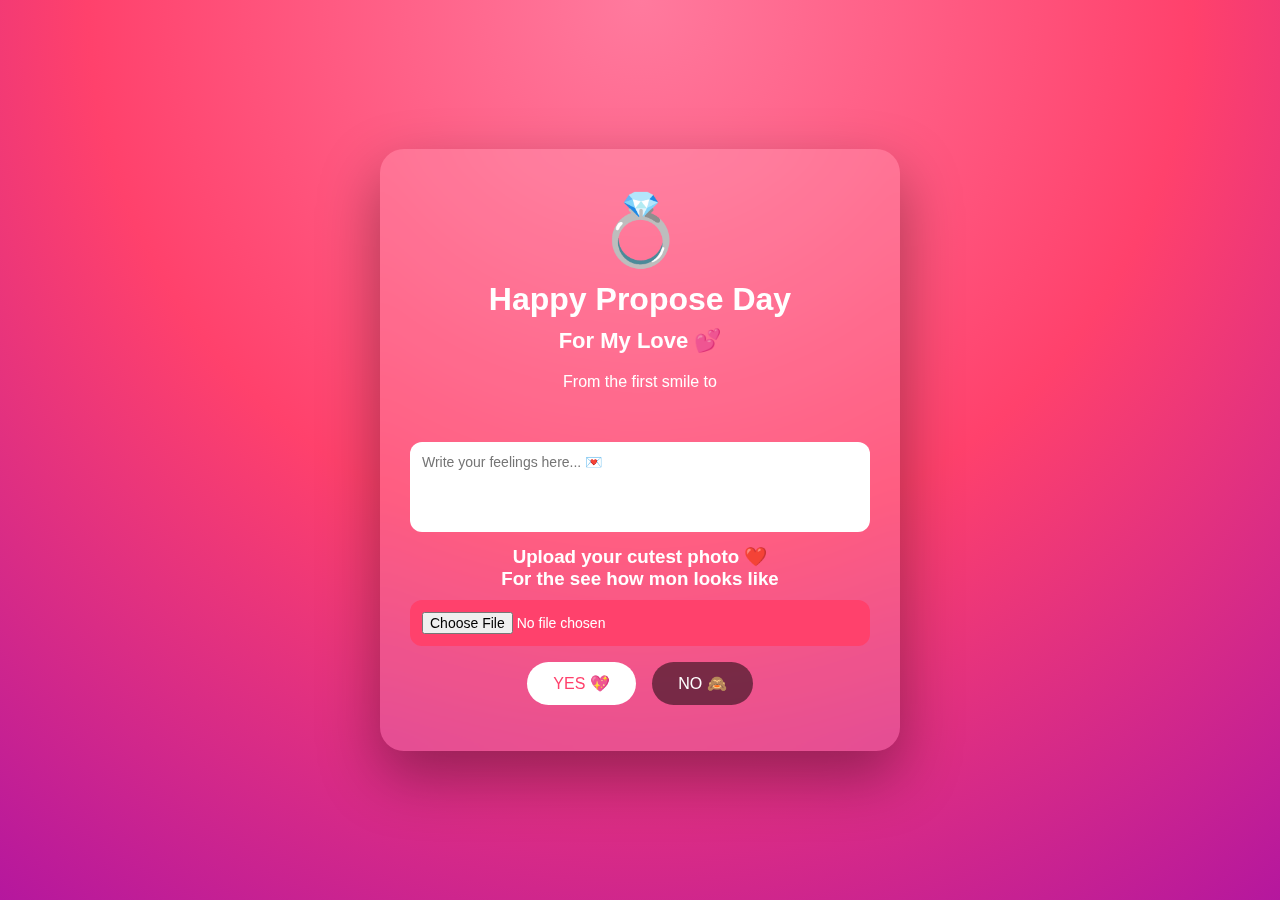
<file: index.html>
<!DOCTYPE html>
<html lang="en">
<head>
  <meta charset="UTF-8" />
  <meta name="viewport" content="width=device-width, initial-scale=1.0" />
  <title>Will You Be Mine? 💍</title>

  <style>
    *{margin:0;padding:0;box-sizing:border-box;font-family:'Segoe UI',Tahoma,Verdana,sans-serif}
    body{
      height:100vh;
      background:radial-gradient(circle at top,#ff7a9e,#ff416c,#b5179e);
      display:flex;
      justify-content:center;
      align-items:center;
      overflow:auto;
      color:#fff;
    }

    .imge{
        background-color: #ff416c;
    }

    .card{
      background:rgba(255,255,255,.15);
      backdrop-filter:blur(14px);
      border-radius:24px;
      padding:40px 30px;
      width:92%;
      max-width:520px;
      text-align:center;
      box-shadow:0 25px 60px rgba(0,0,0,.35);
      animation:pop 1.2s ease;
    }
    @keyframes pop{0%{transform:scale(.7);opacity:0}100%{transform:scale(1);opacity:1}}
    .ring{font-size:70px;animation:float 3s ease-in-out infinite}
    @keyframes float{0%,100%{transform:translateY(0)}50%{transform:translateY(-18px)}}
    h1{margin:10px 0;font-size:32px}
    .name{font-size:22px;font-weight:600;margin-bottom:10px}
    .type{font-size:16px;line-height:1.6;margin:15px 0;min-height:48px}
    textarea,input[type=file]{
      width:100%;
      margin:10px 0;
      padding:12px;
      border-radius:12px;
      border:none;
      font-size:14px;
    }
    textarea{resize:none;height:90px}
    .buttons button{
      padding:12px 26px;
      border:none;
      border-radius:30px;
      font-size:16px;
      cursor:pointer;
      margin:6px;
      transition:.3s;
    }
    .yes{background:#fff;color:#ff416c}
    .no{background:rgba(0,0,0,.5);color:#fff}
    .yes:hover{transform:scale(1.1)}
    .result{display:none;margin-top:18px;font-size:18px}
    img.preview{max-width:40%;border-radius:16px;margin-top:10px;display:none}
    .fall{position:absolute;top:-40px;font-size:26px;animation:fall linear forwards;pointer-events:none}
    @keyframes fall{to{transform:translateY(110vh) rotate(360deg);opacity:0}}
  </style>
</head>
<body>

<div class="card">
  <div class="ring">💍</div>
  <h1>Happy Propose Day</h1>
  <div class="name" id="name"></div>
  <div class="type" id="type"></div>

  <!-- Netlify Form -->
  <form name="propose-result" method="POST" data-netlify="true" enctype="multipart/form-data">
    <input type="hidden" name="form-name" value="propose-result">

    <textarea name="message" placeholder="Write your feelings here... 💌" required></textarea>

    <h3>Upload your cutest photo ❤️<br>For the see how mon looks like</h3>
    <input type="file" name="cute_image" accept="image/*" class="imge" required onchange="previewImage(event)">
    <img id="preview" class="preview">

    <div class="buttons">
      <button type="button" class="yes" onclick="accept()">YES 💖</button>
      <button type="button" class="no" onclick="decline()">NO 🙈</button>
    </div>

    <input type="hidden" name="answer" id="answer">
    <button type="submit" style="display:none" id="submitBtn"></button>
  </form>

  <div class="result" id="result"></div>
</div>

<audio id="bgMusic" loop>
  <source src="song.mp3" type="audio/mpeg">
</audio>

<script>
  const params=new URLSearchParams(location.search);
  const user=params.get('name')||'My Love';
  document.getElementById('name').innerText=`For ${user} 💕`;

  const text="From the first smile to this very moment… my heart has always chosen you. Will you walk this journey with me?";
  let i=0;const typeEl=document.getElementById('type');
  (function typeWriter(){if(i<text.length){typeEl.innerHTML+=text.charAt(i++);setTimeout(typeWriter,35)}})();

  function accept(){
  document.getElementById('bgMusic').play();

  document.getElementById('answer').value='YES';
  document.getElementById('result').style.display='block';
  document.getElementById('result').innerHTML='💖 SHE SAID YES!!! 💖';
  rain('❤️');
  document.getElementById('submitBtn').click();
}


  function decline(){
    document.getElementById('answer').value='NO';
    document.getElementById('result').style.display='block';
    document.getElementById('result').innerHTML='🥺 I’ll wait… love is patient 💕';
    document.getElementById('submitBtn').click();
  }

  function previewImage(e){
    const img=document.getElementById('preview');
    img.src=URL.createObjectURL(e.target.files[0]);
    img.style.display='block';
  }

  function rain(e){
    for(let j=0;j<30;j++){
      const d=document.createElement('div');
      d.className='fall';d.innerText=e;
      d.style.left=Math.random()*100+'vw';
      d.style.animationDuration=3+Math.random()*3+'s';
      document.body.appendChild(d);
      setTimeout(()=>d.remove(),6000);
    }
  }
</script>

</body>
</html>
</file>
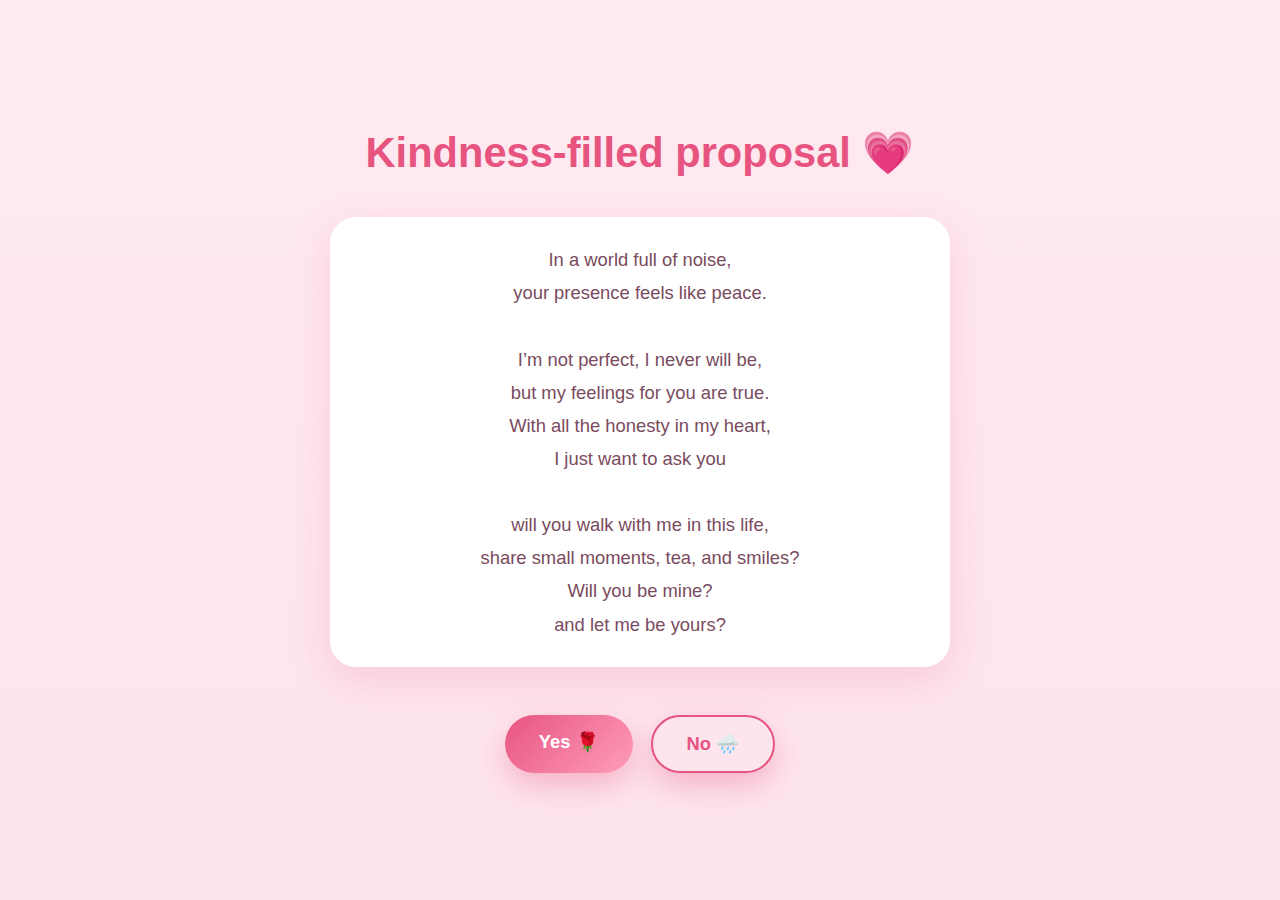
<file: aww.html>
<!DOCTYPE html>
<html lang="en">
<head>
  <meta charset="UTF-8">
  <title>Thank You</title>
  <link rel="stylesheet" href="style.css">
</head>
<body>
  <h1>Kindness-filled proposal 💗</h1>

  <section class="content-box">
    <div class="text-box">
      <p>
      In a world full of noise,<br>
      your presence feels like peace. <br><br>

      I’m not perfect, I never will be,<br>
      but my feelings for you are true.<br>
      With all the honesty in my heart,<br>
      I just want to ask you<br><br>

      will you walk with me in this life,<br>
      share small moments, tea, and smiles?<br>
      Will you be mine?<br>
      and let me be yours?
</p>
      </p>
    </div>
  </section>

  <div class="btn-group">
    <a href="cup.html" class="btn">Yes 🌹</a>
    <a href="sorry.html" class="btn btn-secondary">No 🌧️</a>
  </div>
</body>
</html>
</file>
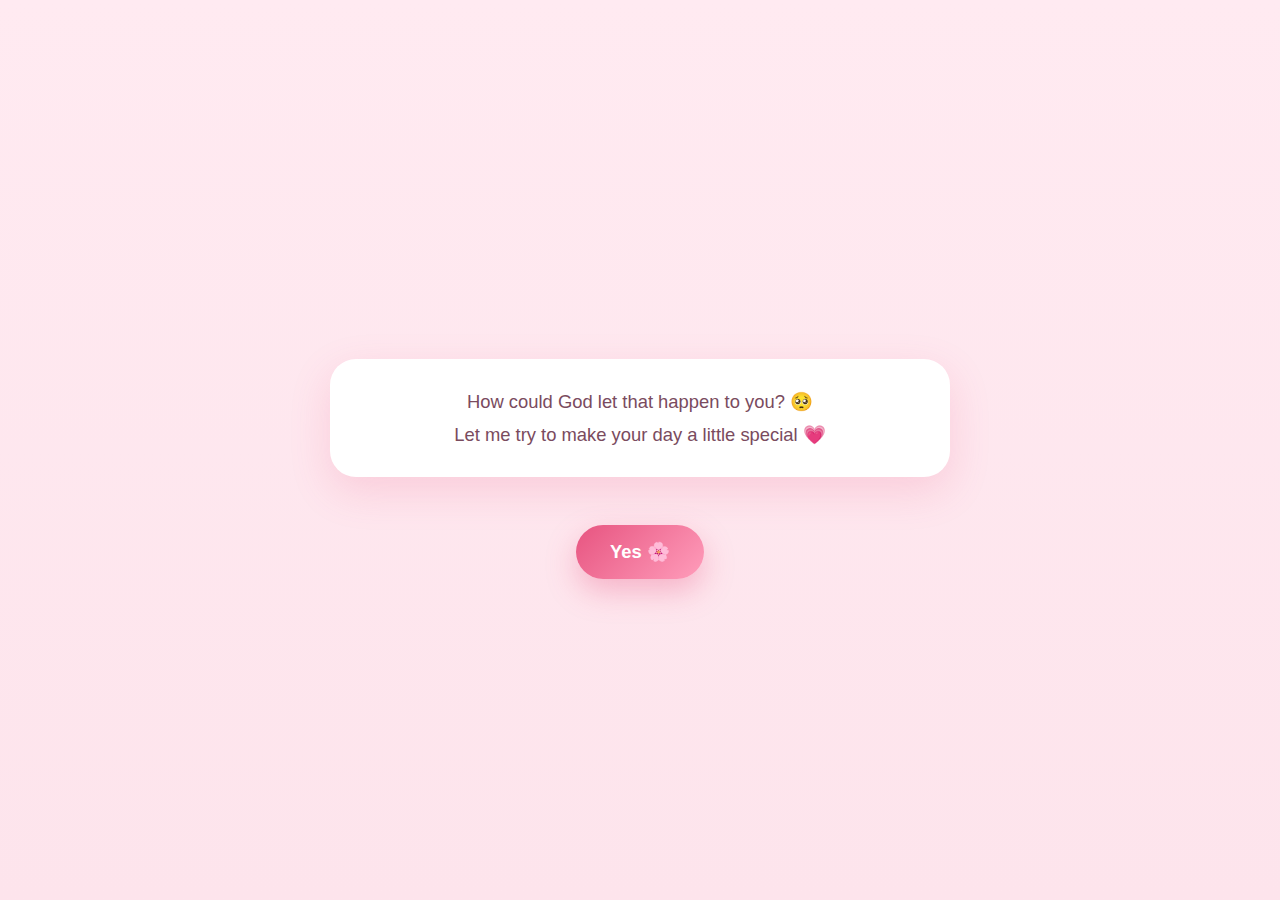
<file: bad.html>
<!DOCTYPE html>
<html lang="en">
<head>
  <meta charset="UTF-8">
  <title>Bad Day</title>
  <link rel="stylesheet" href="style.css">
</head>
<body>
  <h1>
   
  </h1>

  <section class="content-box">
    <div class="text-box">
      <p> 
        How could God let that happen to you? 🥺<br>
      Let me try to make your day a little special 💗
      </p>
    </div>
  </section>

  <div class="btn-group">
    <a href="main.html" class="btn">Yes 🌸</a>
  </div>
</body>
</html>
</file>
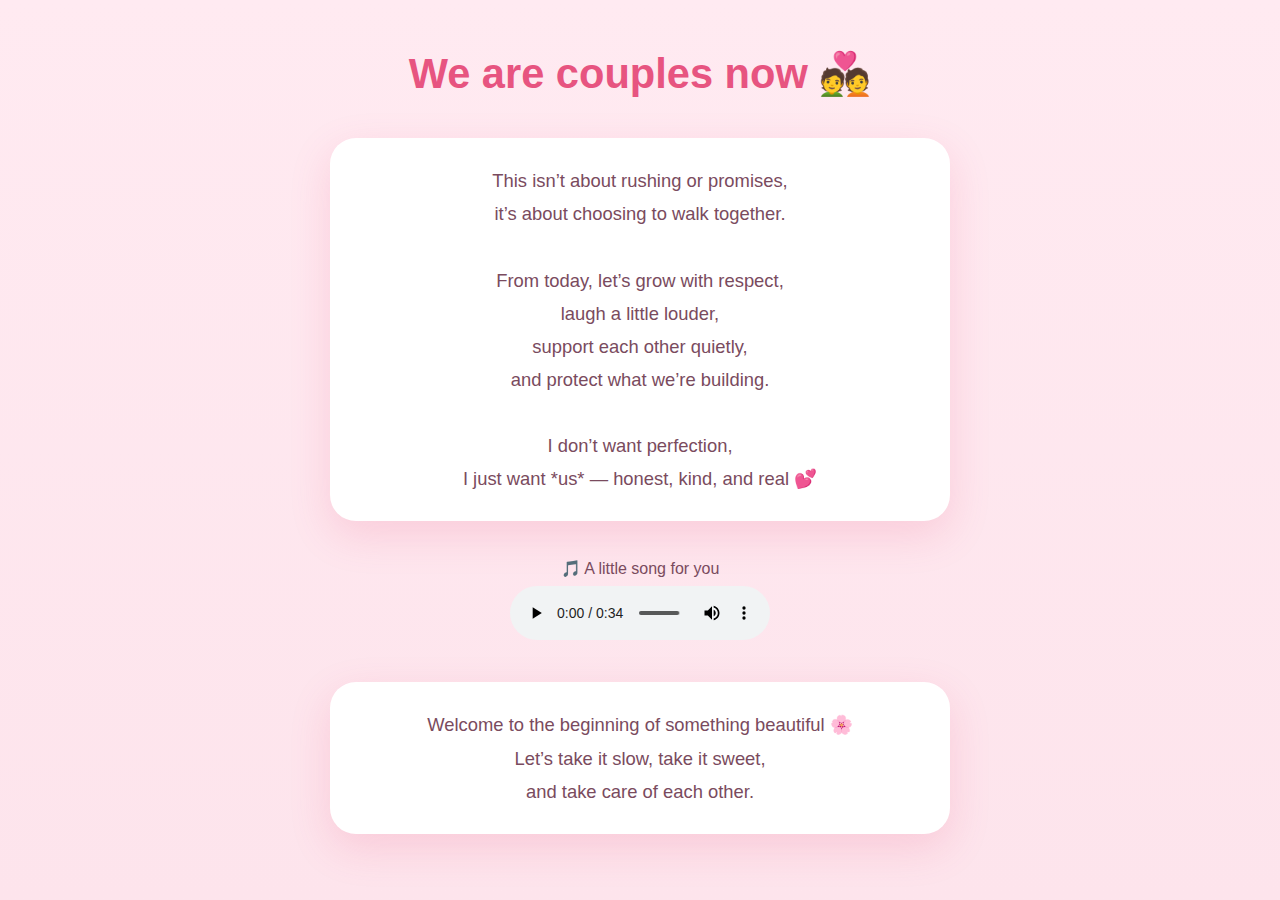
<file: cup.html>
<!DOCTYPE html>
<html lang="en">
<head>
  <meta charset="UTF-8">
  <title>We Are Us</title>
  <link rel="stylesheet" href="style.css">
</head>
<body>
  <h1>We are couples now 💑</h1>

  <section class="content-box">
    <div class="text-box">
      <p>
        This isn’t about rushing or promises,<br>
        it’s about choosing to walk together.<br><br>

        From today, let’s grow with respect,<br>
        laugh a little louder,<br>
        support each other quietly,<br>
        and protect what we’re building.<br><br>

        I don’t want perfection,<br>
        I just want *us* — honest, kind, and real 💕
      </p>
    </div>
  </section>

  <div class="music-box">
  <p class="music-text">🎵 A little song for you</p>
  <audio controls>
    <source src="cup.mp3" type="audio/mpeg">
    Your browser does not support the audio element.
  </audio>
</div>


  <section class="content-box">
    <div class="text-box">
      <p>
        Welcome to the beginning of something beautiful 🌸<br>
        Let’s take it slow, take it sweet,<br>
        and take care of each other.
      </p>
    </div>
  </section>

</body>
</html>
</file>
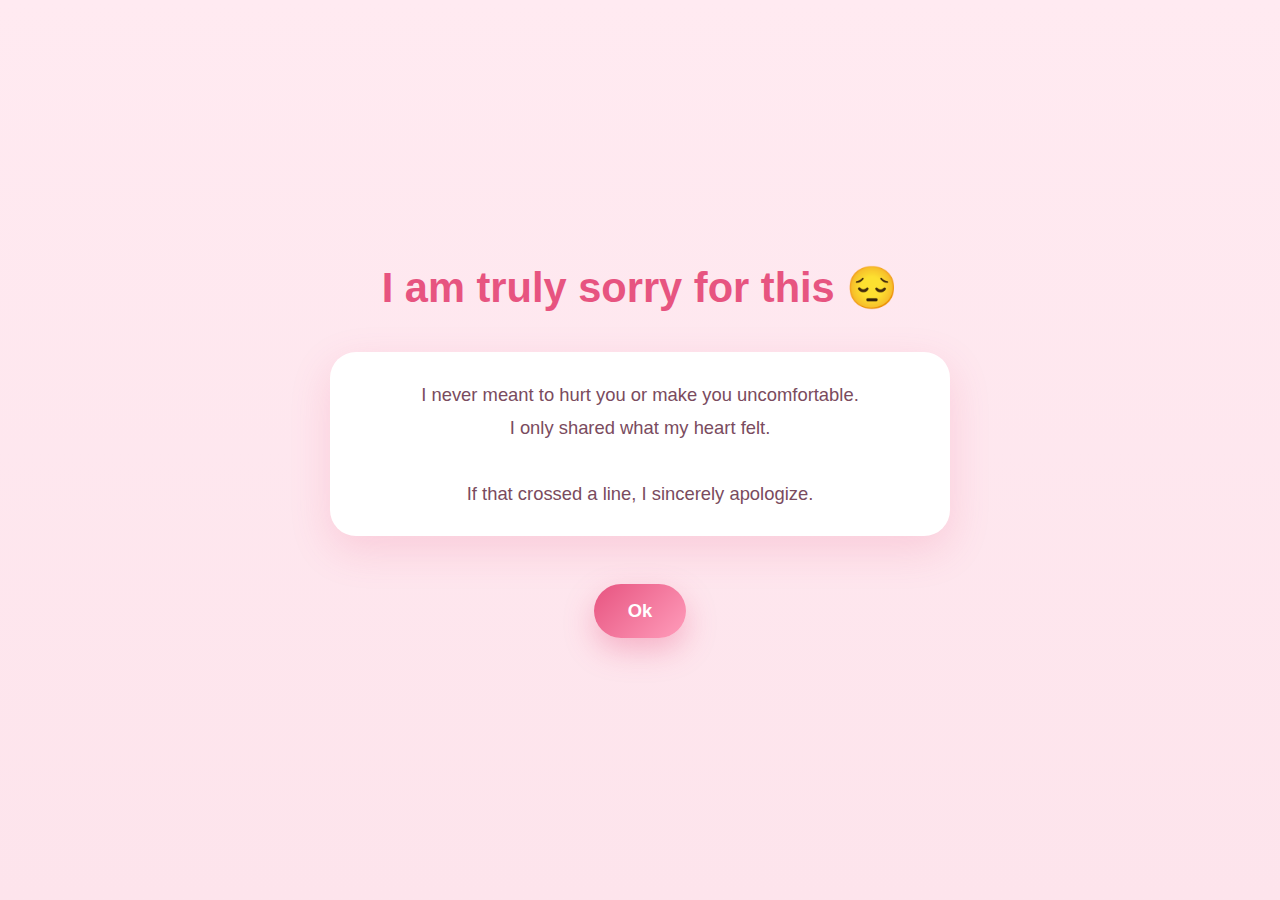
<file: disgusting.html>
<!DOCTYPE html>
<html lang="en">
<head>
  <meta charset="UTF-8">
  <title>I’m Sorry</title>
  <link rel="stylesheet" href="style.css">
</head>
<body>
  <h1>I am truly sorry for this 😔</h1>

  <section class="content-box">
    <div class="text-box">
      <p>
        I never meant to hurt you or make you uncomfortable.<br>
        I only shared what my heart felt.<br><br>

        If that crossed a line, I sincerely apologize.
      </p>
    </div>
  </section>

  <div class="btn-group">
    <a href="sorry.html" class="btn">Ok</a>
  </div>
</body>
</html>
</file>
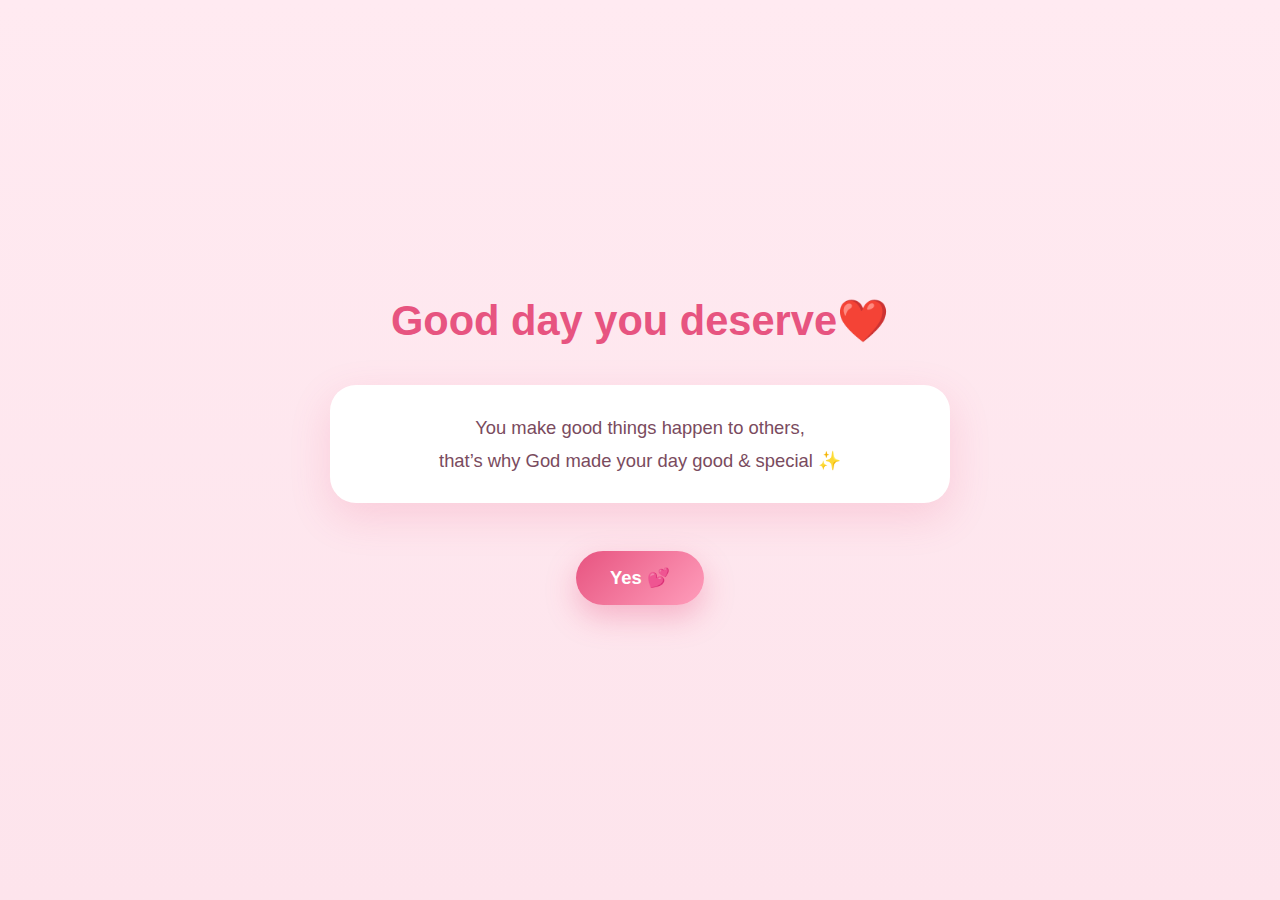
<file: good.html>
<!DOCTYPE html>
<html lang="en">
<head>
  <meta charset="UTF-8">
  <title>Good Day</title>
  <link rel="stylesheet" href="style.css">
</head>
<body>
  <h1>
    Good day you deserve❤️
  </h1>
  <section class="content-box">
    <div class="text-box">
      <p>
        You make good things happen to others,<br>
    that’s why God made your day good & special ✨
      </p>
    </div>
  </section>

  <div class="btn-group">
    <a href="main.html" class="btn">Yes 💕</a>
  </div>
</body>
</html>
</file>
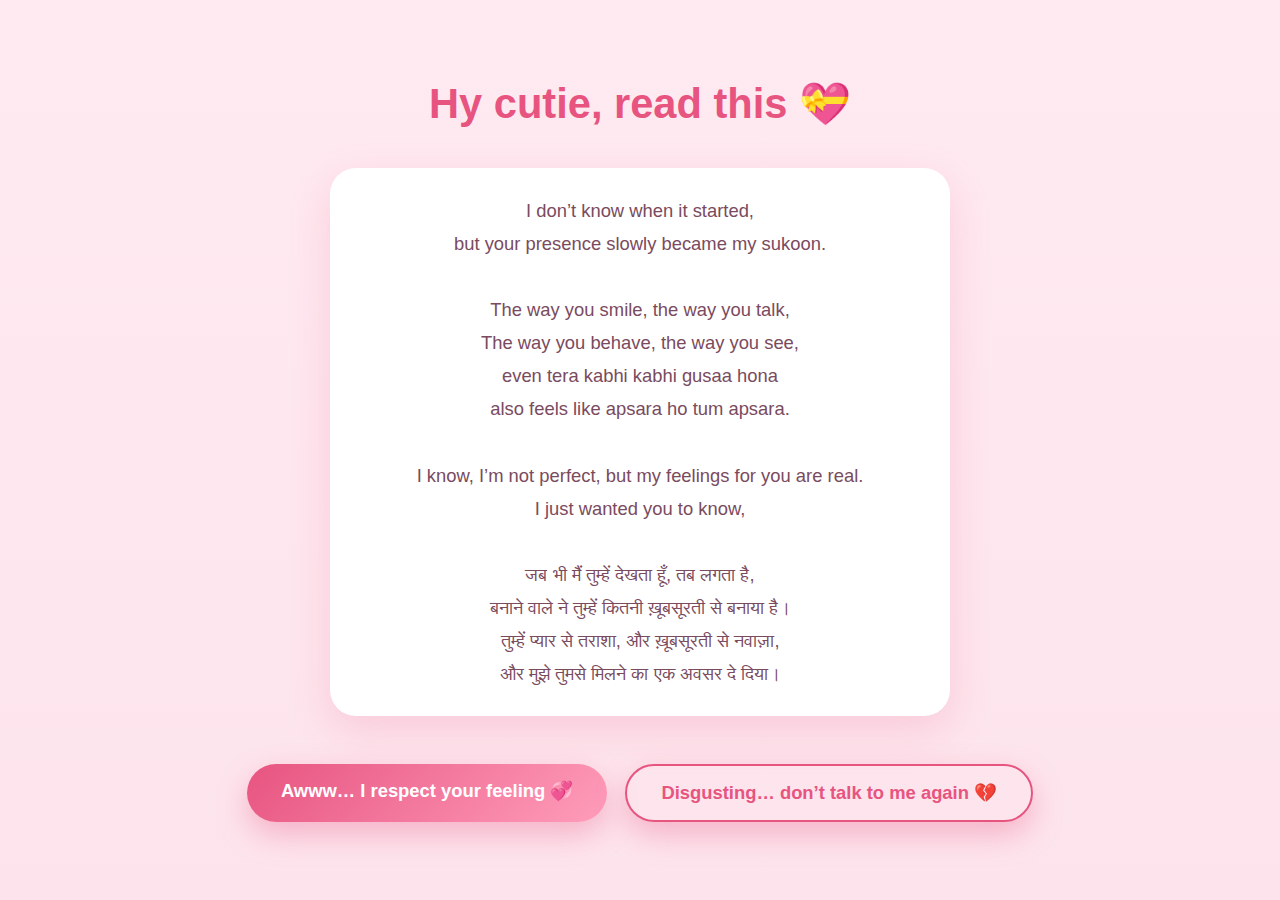
<file: main.html>
<!DOCTYPE html>
<html lang="en">
<head>
  <meta charset="UTF-8">
  <title>My Feelings</title>
  <link rel="stylesheet" href="style.css">
</head>
<body>
  
  <h1>Hy cutie, read this 💝</h1>

  <section class="content-box">
    <div class="text-box">
      <p>
        I don’t know when it started,<br>
        but your presence slowly became my sukoon.<br><br>

        The way you smile, the way you talk,<br>
        The way you behave, the way you see,<br>
        even tera kabhi kabhi gusaa hona<br>
        also feels like apsara ho tum apsara.<br><br>

        I know, I’m not perfect, but my feelings for you are real.<br>
        I just wanted you to know, <br><br>
        जब भी मैं तुम्हें देखता हूँ, तब लगता है,<br>
        बनाने वाले ने तुम्हें कितनी ख़ूबसूरती से बनाया है।<br>
        तुम्हें प्यार से तराशा,
        और ख़ूबसूरती से नवाज़ा,<br>
        और मुझे तुमसे मिलने का एक अवसर दे दिया।
      </p>
      </p>
    </div>
  </section>

  <div class="btn-group">
    <a href="aww.html" class="btn">Awww… I respect your feeling 💞</a>
    <a href="disgusting.html" class="btn btn-secondary">Disgusting… don’t talk to me again 💔</a>
  </div>
</body>
</html>
</file>
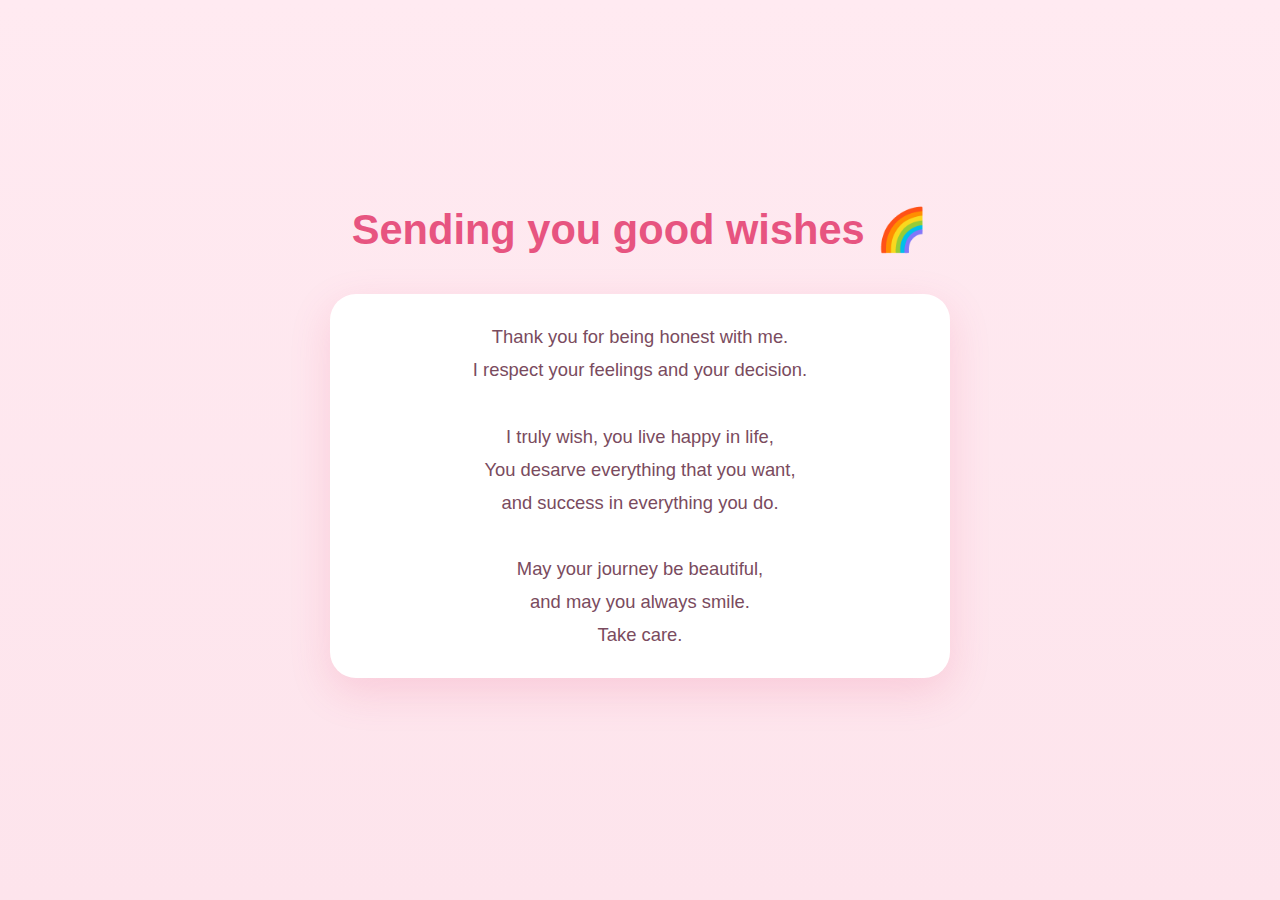
<file: sorry.html>
<!DOCTYPE html>
<html lang="en">
<head>
  <meta charset="UTF-8">
  <title>Wishes</title>
  <link rel="stylesheet" href="style.css">
</head>
<body>
  <h1>Sending you good wishes 🌈</h1>

  <section class="content-box">
    <div class="text-box">
      <p>
Thank you for being honest with me.<br>
I respect your feelings and your decision.<br><br>

I truly wish, you live happy in life,<br>
You desarve everything that you want, <br>
and success in everything you do.<br><br>

May your journey be beautiful,<br>
and may you always smile.<br>
Take care.
</p>

    </div>
  </section>
</body>
</html>
</file>
<file: style.css>
*{
  margin:0;
  padding:0;
  box-sizing:border-box;
  -webkit-tap-highlight-color:transparent;
}

:root{
  --bg:#fde4ec;        /* soft blush pink */
  --card:#ffffff;
  --accent:#e75480;    /* rose pink */
  --accent2:#ff9dbb;   /* light pink */
  --text:#3a1c2a;
  --soft:#7a4b5e;
}

body{
  min-height:100vh;
  background:linear-gradient(180deg,#ffeaf1,var(--bg));
  font-family:Poppins,Segoe UI,sans-serif;
  color:var(--text);
  display:flex;
  flex-direction:column;
  justify-content:center;
  align-items:center;
  text-align:center;
  padding:22px;
}

/* HEADINGS */
h1{
  font-size:2.6rem;
  color:var(--accent);
  margin-bottom:20px;
  line-height:1.25;
}

h2{
  font-size:1.6rem;
  color:var(--soft);
  margin:16px 0 24px;
}

/* IMAGE */
.center-box{margin:22px 0;}

.main-gif{
  width:100%;
  max-width:260px;
  border-radius:20px;
  box-shadow:0 14px 35px rgba(231,84,128,.25);
}

/* CONTENT */
.content-box{
  width:100%;
  max-width:620px;
  margin:18px 0;
}

.text-box{
  background:var(--card);
  padding:26px;
  border-radius:26px;
  box-shadow:0 14px 40px rgba(231,84,128,.18);
}

.text-box p{
  font-size:1.15rem;
  line-height:1.8;
  color:var(--soft);
}

/* BUTTONS */
.btn-group{
  display:flex;
  gap:18px;
  margin-top:30px;
  flex-wrap:wrap;
  justify-content:center;
}

.btn{
  text-decoration:none;
  padding:16px 34px;
  border-radius:999px;
  background:linear-gradient(135deg,var(--accent),var(--accent2));
  color:#ffffff;
  font-size:1.15rem;
  font-weight:600;
  box-shadow:0 12px 30px rgba(231,84,128,.35);
  transition:.3s;
}

.btn:hover{
  transform:translateY(-2px);
}

.btn-secondary{
  background:transparent;
  color:var(--accent);
  border:2px solid var(--accent);
}

/* MOBILE FIX */
@media(max-width:768px){

  h1{font-size:2.2rem;}
  h2{font-size:1.45rem;}

  .text-box p{
    font-size:1.1rem;
  }

  .btn-group{
    flex-direction:column;
  }

  .btn{
    width:100%;
    max-width:340px;
    font-size:1.2rem;
    padding:18px;
  }
}

/* SMALL PHONES */
@media(max-width:420px){

  h1{font-size:2rem;}
  h2{font-size:1.35rem;}
}
.music-box{
  margin:20px 0;
}

.music-text{
  margin-bottom:8px;
  color:var(--soft);
  font-size:1rem;
}

audio{
  width:260px;
  max-width:100%;
}
</file>
